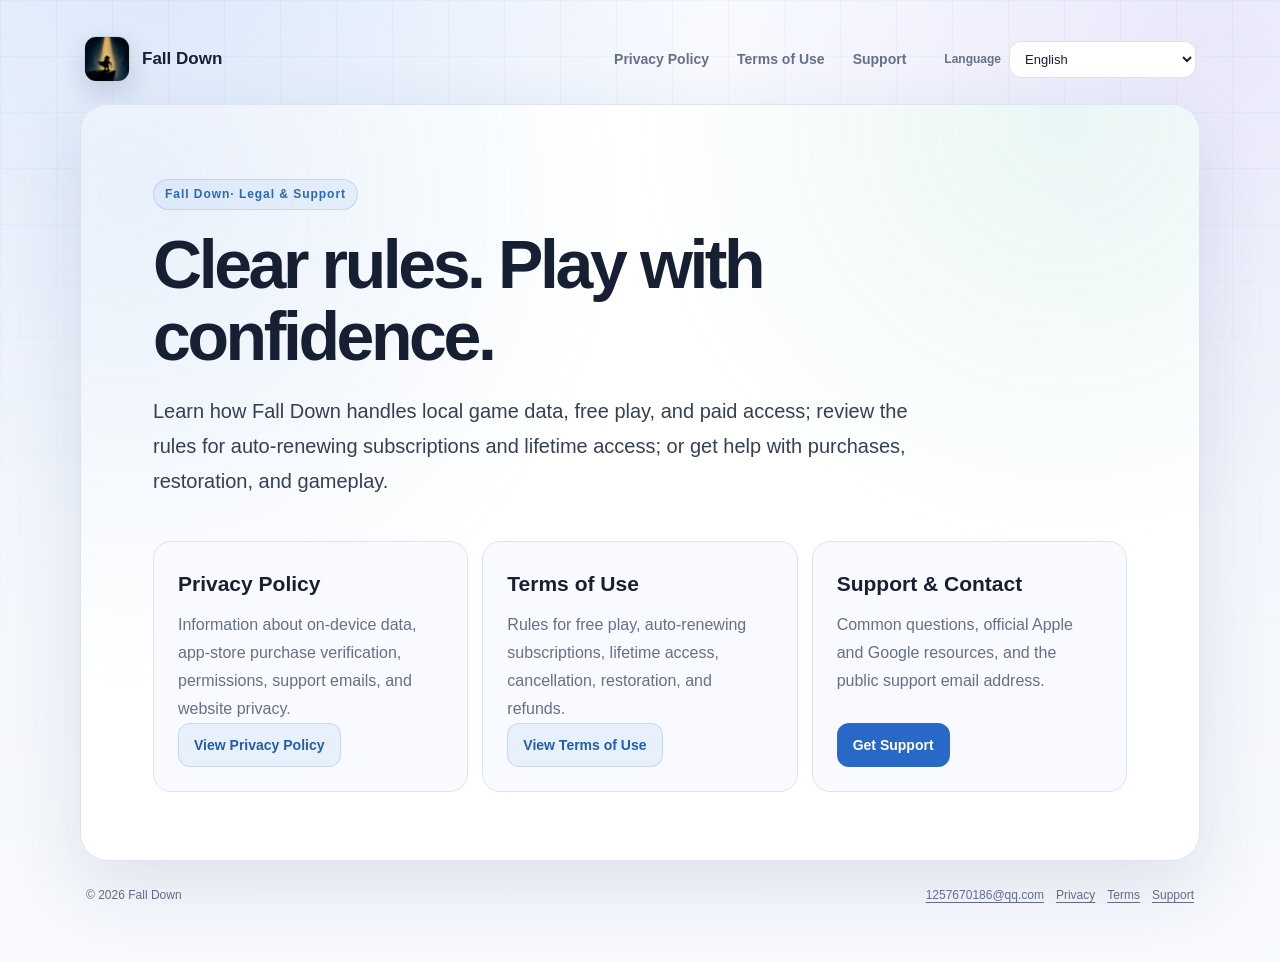
<file: v2/index.html>
<!doctype html>
<html lang="zh-Hans">
  <head>
    <meta charset="utf-8">
    <meta name="viewport" content="width=device-width, initial-scale=1">
    <meta
      name="description"
      content="《下落》隐私政策、使用条款与支持。"
    >
    <link rel="icon" type="image/png" href="assets/app-icon.png">
    <link rel="stylesheet" href="assets/site.css">
    <title>《下落》｜隐私、条款与支持</title>
  </head>
  <body data-page="home">
    <main class="site-shell">
      <header class="topbar">
        <a class="brand" href="index.html" data-locale-link aria-label="《下落》法律与支持首页">
          <img class="brand-mark" src="assets/app-icon.png" alt="">
          <span class="brand-name" data-app-name>下落</span>
        </a>
        <div class="topbar-actions">
          <nav class="primary-nav" aria-label="主要导航">
            <a href="privacy/index.html" data-locale-link>隐私政策</a>
            <a href="terms/index.html" data-locale-link>使用条款</a>
            <a href="support/index.html" data-locale-link>支持</a>
          </nav>
          <div class="language-control">
            <label for="languageSelect">语言</label>
            <select
              id="languageSelect"
              data-language-select
              aria-label="选择显示语言"
            ></select>
          </div>
        </div>
      </header>

      <section class="home-hero" data-localized-page>
        <p class="eyebrow"><span data-app-name>下落</span> · 法律与支持</p>
        <h1>规则说清楚，体验更安心。</h1>
        <p class="home-lead">
          在这里了解《<span data-app-name>下落</span>》如何处理本地游戏数据、免费游玩与付费权益，
          查看自动续订和终身权益规则，或获得购买、恢复和游戏问题的帮助。
        </p>

        <div class="home-grid">
          <article class="home-card">
            <h2>隐私政策</h2>
            <p>
              说明设备本地数据、应用商店购买验证、权限、支持邮件和网站隐私。
            </p>
            <a class="button-link secondary" href="privacy/index.html" data-locale-link>
              查看隐私政策
            </a>
          </article>
          <article class="home-card">
            <h2>使用条款</h2>
            <p>
              说明免费体验、自动续订、终身权益、取消、恢复和退款。
            </p>
            <a class="button-link secondary" href="terms/index.html" data-locale-link>
              查看使用条款
            </a>
          </article>
          <article class="home-card">
            <h2>支持与联系</h2>
            <p>
              查看常见问题、Apple 与 Google 官方入口，以及公开支持邮箱。
            </p>
            <a class="button-link" href="support/index.html" data-locale-link>
              获取支持
            </a>
          </article>
        </div>
      </section>

      <footer class="site-footer">
        <span>© 2026 <span data-app-name>下落</span></span>
        <div class="footer-links">
          <a href="mailto:1257670186@qq.com">1257670186@qq.com</a>
          <a href="privacy/index.html" data-locale-link>隐私</a>
          <a href="terms/index.html" data-locale-link>条款</a>
          <a href="support/index.html" data-locale-link>支持</a>
        </div>
      </footer>
    </main>
    <script src="assets/locales.js"></script>
    <script src="assets/site.js"></script>
  </body>
</html>
</file>
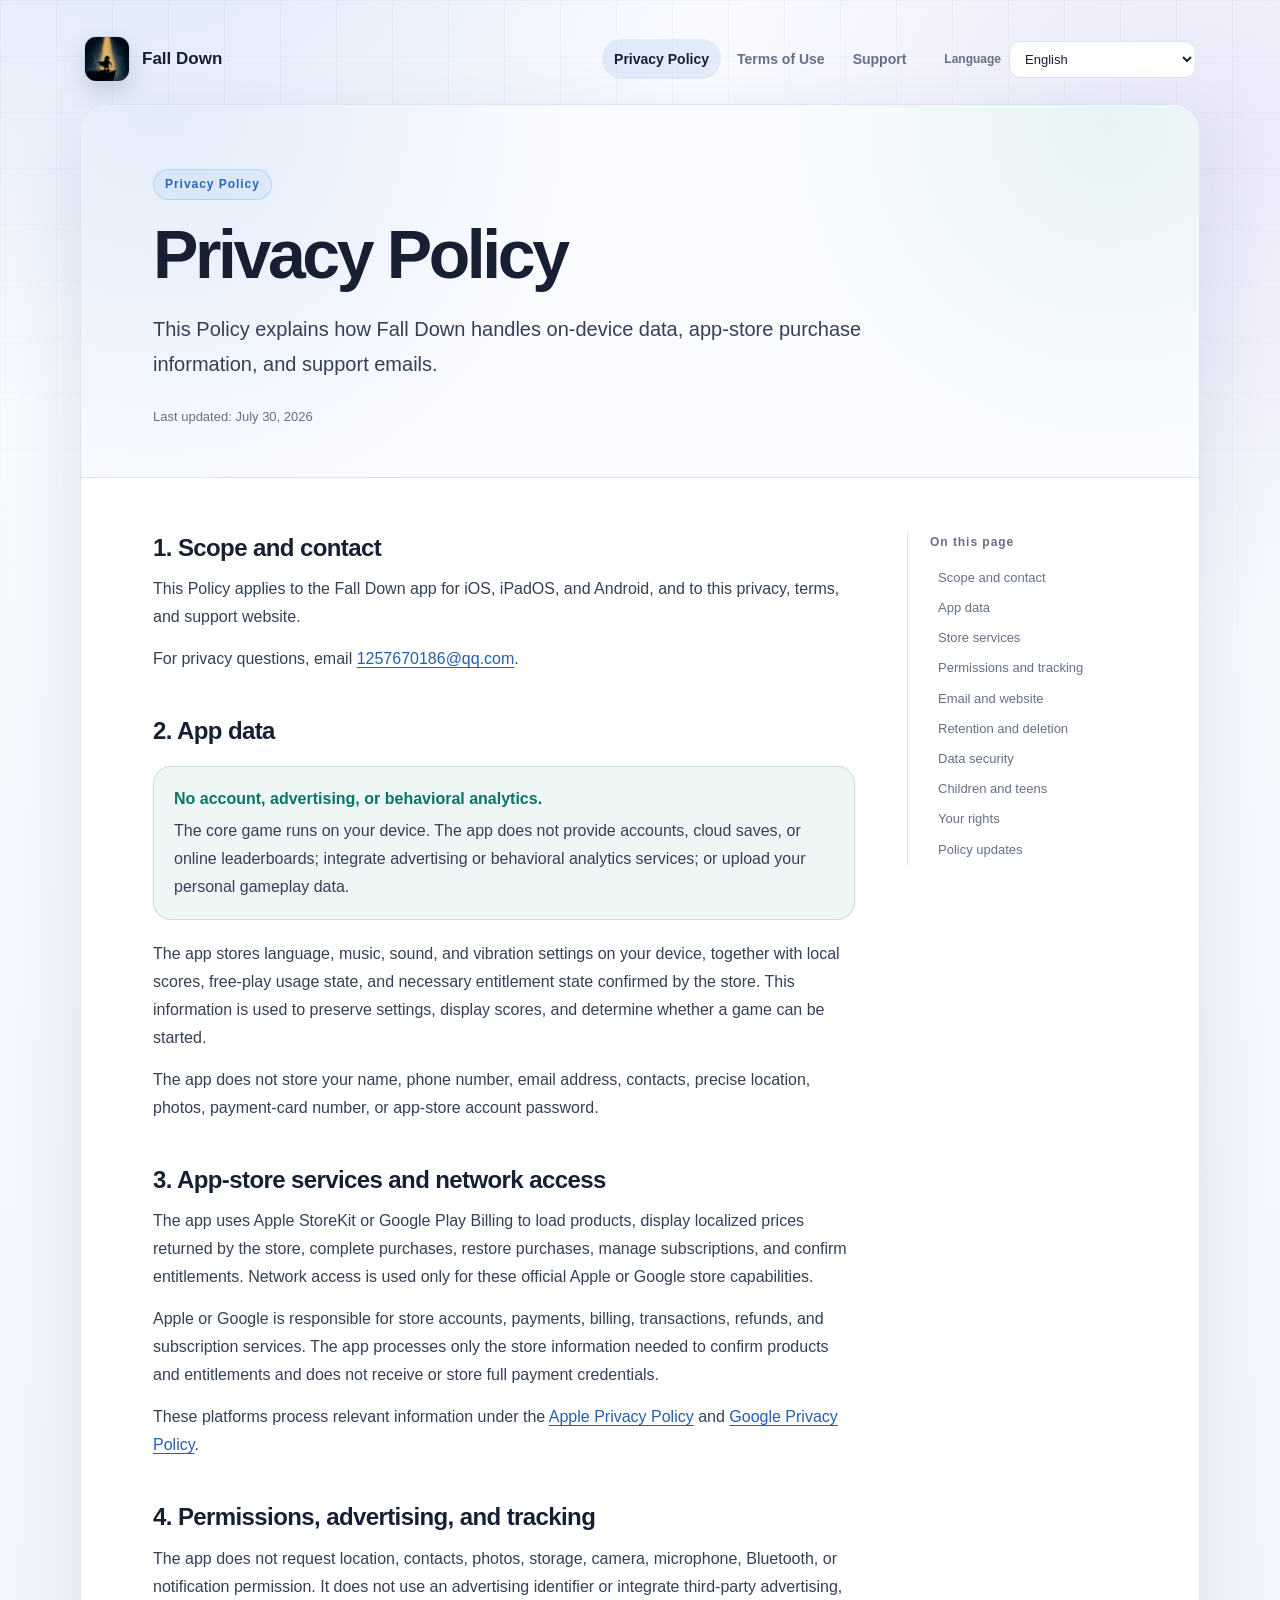
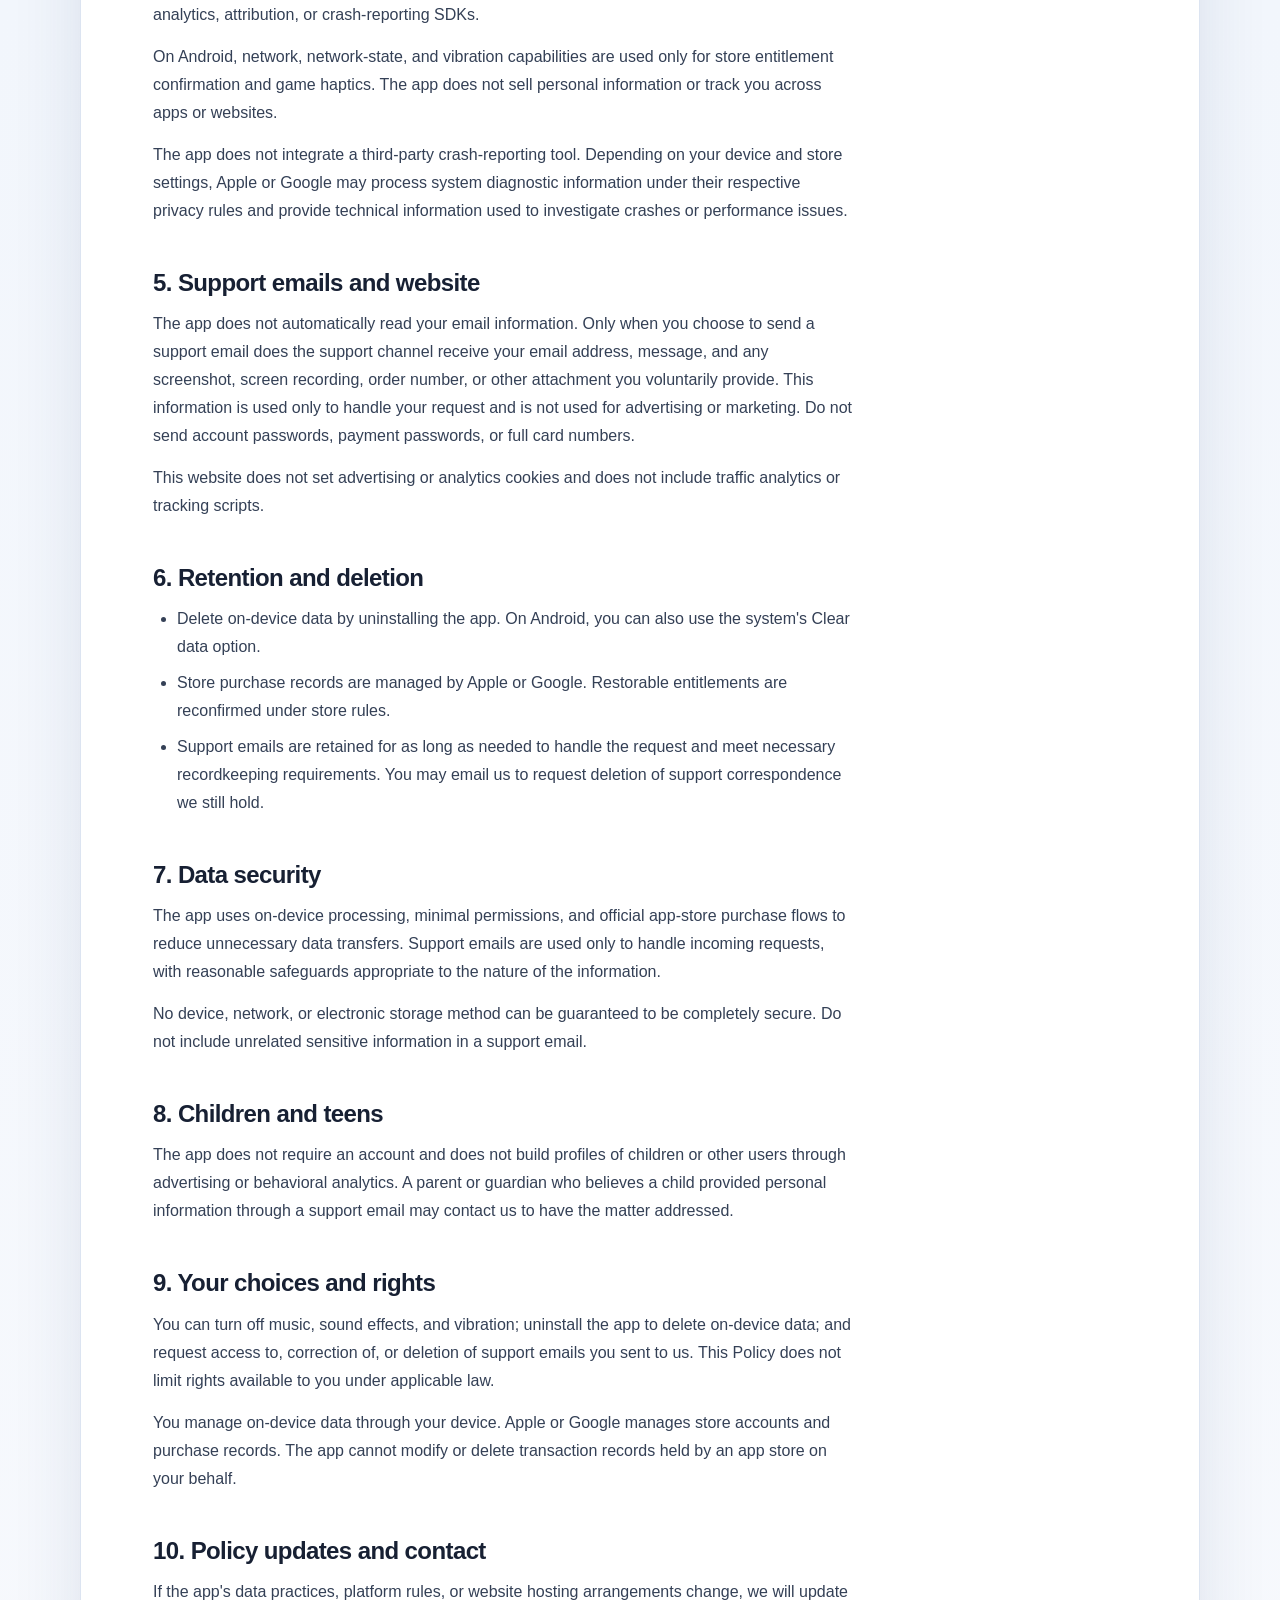
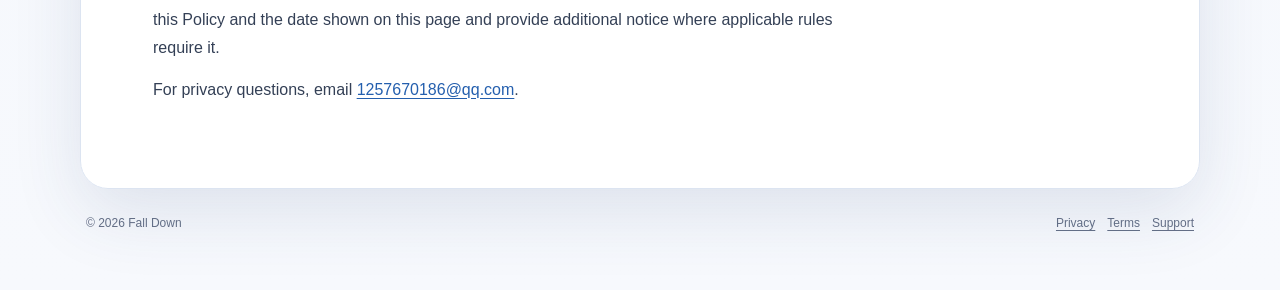
<file: v2/privacy/index.html>
<!doctype html>
<html lang="zh-Hans">
  <head>
    <meta charset="utf-8">
    <meta name="viewport" content="width=device-width, initial-scale=1">
    <meta name="description" content="《下落》隐私政策。">
    <link rel="icon" type="image/png" href="../assets/app-icon.png">
    <link rel="stylesheet" href="../assets/site.css">
    <title>隐私政策｜下落</title>
  </head>
  <body data-page="privacy">
    <main class="site-shell">
      <header class="topbar">
        <a class="brand" href="../index.html" data-locale-link aria-label="《下落》法律与支持首页">
          <img class="brand-mark" src="../assets/app-icon.png" alt="">
          <span class="brand-name" data-app-name>下落</span>
        </a>
        <div class="topbar-actions">
          <nav class="primary-nav" aria-label="主要导航">
            <a href="../privacy/index.html" data-locale-link aria-current="page">隐私政策</a>
            <a href="../terms/index.html" data-locale-link>使用条款</a>
            <a href="../support/index.html" data-locale-link>支持</a>
          </nav>
          <div class="language-control">
            <label for="languageSelect">语言</label>
            <select
              id="languageSelect"
              data-language-select
              aria-label="选择显示语言"
            ></select>
          </div>
        </div>
      </header>

      <article class="document" data-localized-page>
        <header class="hero">
          <p class="eyebrow">隐私政策</p>
          <h1>隐私政策</h1>
          <p class="hero-lead">
            本政策说明《<span data-app-name>下落</span>》如何处理设备本地数据、
            商店购买信息和支持邮件。
          </p>
          <div class="meta-row">
            <span>更新日期：2026 年 7 月 30 日</span>
          </div>
        </header>

        <div class="document-layout">
          <div class="document-content">
            <section class="document-section" id="scope">
              <h2>1. 适用范围与联系</h2>
              <p>
                本政策适用于《<span data-app-name>下落</span>》iOS、iPadOS 和 Android App，
                以及本隐私、条款与支持网站。
              </p>
              <p>
                隐私问题请发送至
                <a href="mailto:1257670186@qq.com">1257670186@qq.com</a>。
              </p>
            </section>

            <section class="document-section" id="app-data">
              <h2>2. App 数据</h2>
              <div class="callout">
                <strong>不要求账号，不使用广告或行为分析。</strong>
                核心游戏在设备本地运行。App 不提供账号、云存档或在线排行榜，
                不接入广告或行为分析服务，也不上传你的个人游戏数据。
              </div>
              <p>
                App 会在设备本地保存语言、音乐、音效、震动等设置，
                以及本地成绩、免费体验使用状态和商店确认的必要权益状态。
                这些数据用于保持游戏设置、显示成绩和判断是否可以开始游戏。
              </p>
              <p>
                App 不保存姓名、手机号、邮箱、通讯录、精确位置、照片、
                支付卡号或商店账号密码。
              </p>
            </section>

            <section class="document-section" id="store-services">
              <h2>3. 应用商店服务与联网</h2>
              <p>
                App 使用 Apple StoreKit 或 Google Play Billing 加载商品、
                显示商店返回的本地化价格、完成购买、恢复购买、管理订阅并确认权益。
                联网仅用于这些 Apple 或 Google 官方商店能力。
              </p>
              <p>
                Apple 或 Google 负责商店账号、付款、账单、交易、退款和订阅服务。
                App 只处理确认商品和权益所需的商店信息，不接收或保存完整支付凭据。
              </p>
              <p>
                相关平台数据处理分别受
                <a href="https://www.apple.com/legal/privacy/" target="_blank" rel="noopener noreferrer">
                  Apple 隐私政策
                </a>
                和
                <a href="https://policies.google.com/privacy" target="_blank" rel="noopener noreferrer">
                  Google 隐私权政策
                </a>
                约束。
              </p>
            </section>

            <section class="document-section" id="permissions">
              <h2>4. 权限、广告与追踪</h2>
              <p>
                App 不申请定位、通讯录、照片、存储、摄像头、麦克风、蓝牙或通知权限，
                不使用广告标识符，也不接入第三方广告、统计、归因或崩溃上报 SDK。
              </p>
              <p>
                Android 使用网络、网络状态和震动能力，仅用于商店权益确认和游戏触感。
                App 不出售个人信息，也不跨 App 或网站追踪你。
              </p>
              <p>
                App 不接入第三方崩溃上报工具。根据你的设备和商店设置，
                Apple 或 Google 可能按照各自的隐私规则处理系统诊断信息，
                并提供用于排查崩溃或性能问题的技术信息。
              </p>
            </section>

            <section class="document-section" id="support-website">
              <h2>5. 支持邮件与网站</h2>
              <p>
                App 不会自动读取你的邮箱信息。只有当你主动发送支持邮件时，
                支持服务才会收到你的邮箱地址、邮件内容，以及你自愿提供的截图、
                录屏、订单号或其他附件。这些信息只用于处理问题。
                支持邮件不会用于广告或营销。
                请不要发送账号密码、支付密码或完整银行卡号。
              </p>
              <p>
                本网站自身不设置广告或分析 Cookie，也不加入访问分析或追踪脚本。
              </p>
            </section>

            <section class="document-section" id="retention">
              <h2>6. 保存与删除</h2>
              <ul>
                <li>设备本地数据可通过卸载 App 删除；Android 也可通过系统“清除数据”删除。</li>
                <li>商店购买记录由 Apple 或 Google 管理，可恢复的权益按商店规则重新确认。</li>
                <li>
                  支持邮件在处理问题和满足必要记录要求所需期间保留；
                  你可以发邮件请求删除我们仍持有的支持通信。
                </li>
              </ul>
            </section>

            <section class="document-section" id="security">
              <h2>7. 数据安全</h2>
              <p>
                App 通过设备本地处理、最少权限和官方应用商店购买流程，
                减少不必要的数据传输。支持邮件仅用于处理来信，并采取与信息性质相适应的合理保护措施。
              </p>
              <p>
                任何设备、网络或电子存储方式都不能保证绝对安全。
                请不要在支持邮件中发送与问题无关的敏感信息。
              </p>
            </section>

            <section class="document-section" id="children">
              <h2>8. 儿童与青少年</h2>
              <p>
                App 不要求账号，也不通过广告或行为分析建立儿童或其他用户画像。
                如果监护人认为儿童通过支持邮件提供了个人信息，可以联系我们处理。
              </p>
            </section>

            <section class="document-section" id="rights">
              <h2>9. 你的选择与权利</h2>
              <p>
                你可以关闭音乐、音效和震动，卸载 App 删除设备本地数据，
                也可以就你主动发送给我们的支持邮件提出访问、更正或删除请求。
                你依据适用法律享有的权利不因本政策受到限制。
              </p>
              <p>
                设备本地数据由你通过设备管理；商店账号和购买记录由 Apple 或 Google 管理。
                App 无法代替你修改或删除应用商店保存的交易记录。
              </p>
            </section>

            <section class="document-section" id="changes">
              <h2>10. 政策更新与联系</h2>
              <p>
                如果 App 的数据行为、平台规则或网站托管方式发生变化，
                我们会更新本政策和页面日期，并在适用规则要求时提供额外提示。
              </p>
              <p>
                如有隐私问题，请发送邮件至：
                <a href="mailto:1257670186@qq.com">1257670186@qq.com</a>。
              </p>
            </section>
          </div>

          <aside class="toc" aria-label="本页目录">
            <p class="toc-title">本页内容</p>
            <a href="#scope">范围与联系</a>
            <a href="#app-data">App 数据</a>
            <a href="#store-services">商店服务</a>
            <a href="#permissions">权限与追踪</a>
            <a href="#support-website">邮件与网站</a>
            <a href="#retention">保存与删除</a>
            <a href="#security">数据安全</a>
            <a href="#children">儿童与青少年</a>
            <a href="#rights">你的权利</a>
            <a href="#changes">政策更新</a>
          </aside>
        </div>
      </article>

      <footer class="site-footer">
        <span>© 2026 <span data-app-name>下落</span></span>
        <div class="footer-links">
          <a href="../privacy/index.html" data-locale-link>隐私</a>
          <a href="../terms/index.html" data-locale-link>条款</a>
          <a href="../support/index.html" data-locale-link>支持</a>
        </div>
      </footer>
    </main>
    <script src="../assets/locales.js"></script>
    <script src="../assets/site.js"></script>
  </body>
</html>
</file>
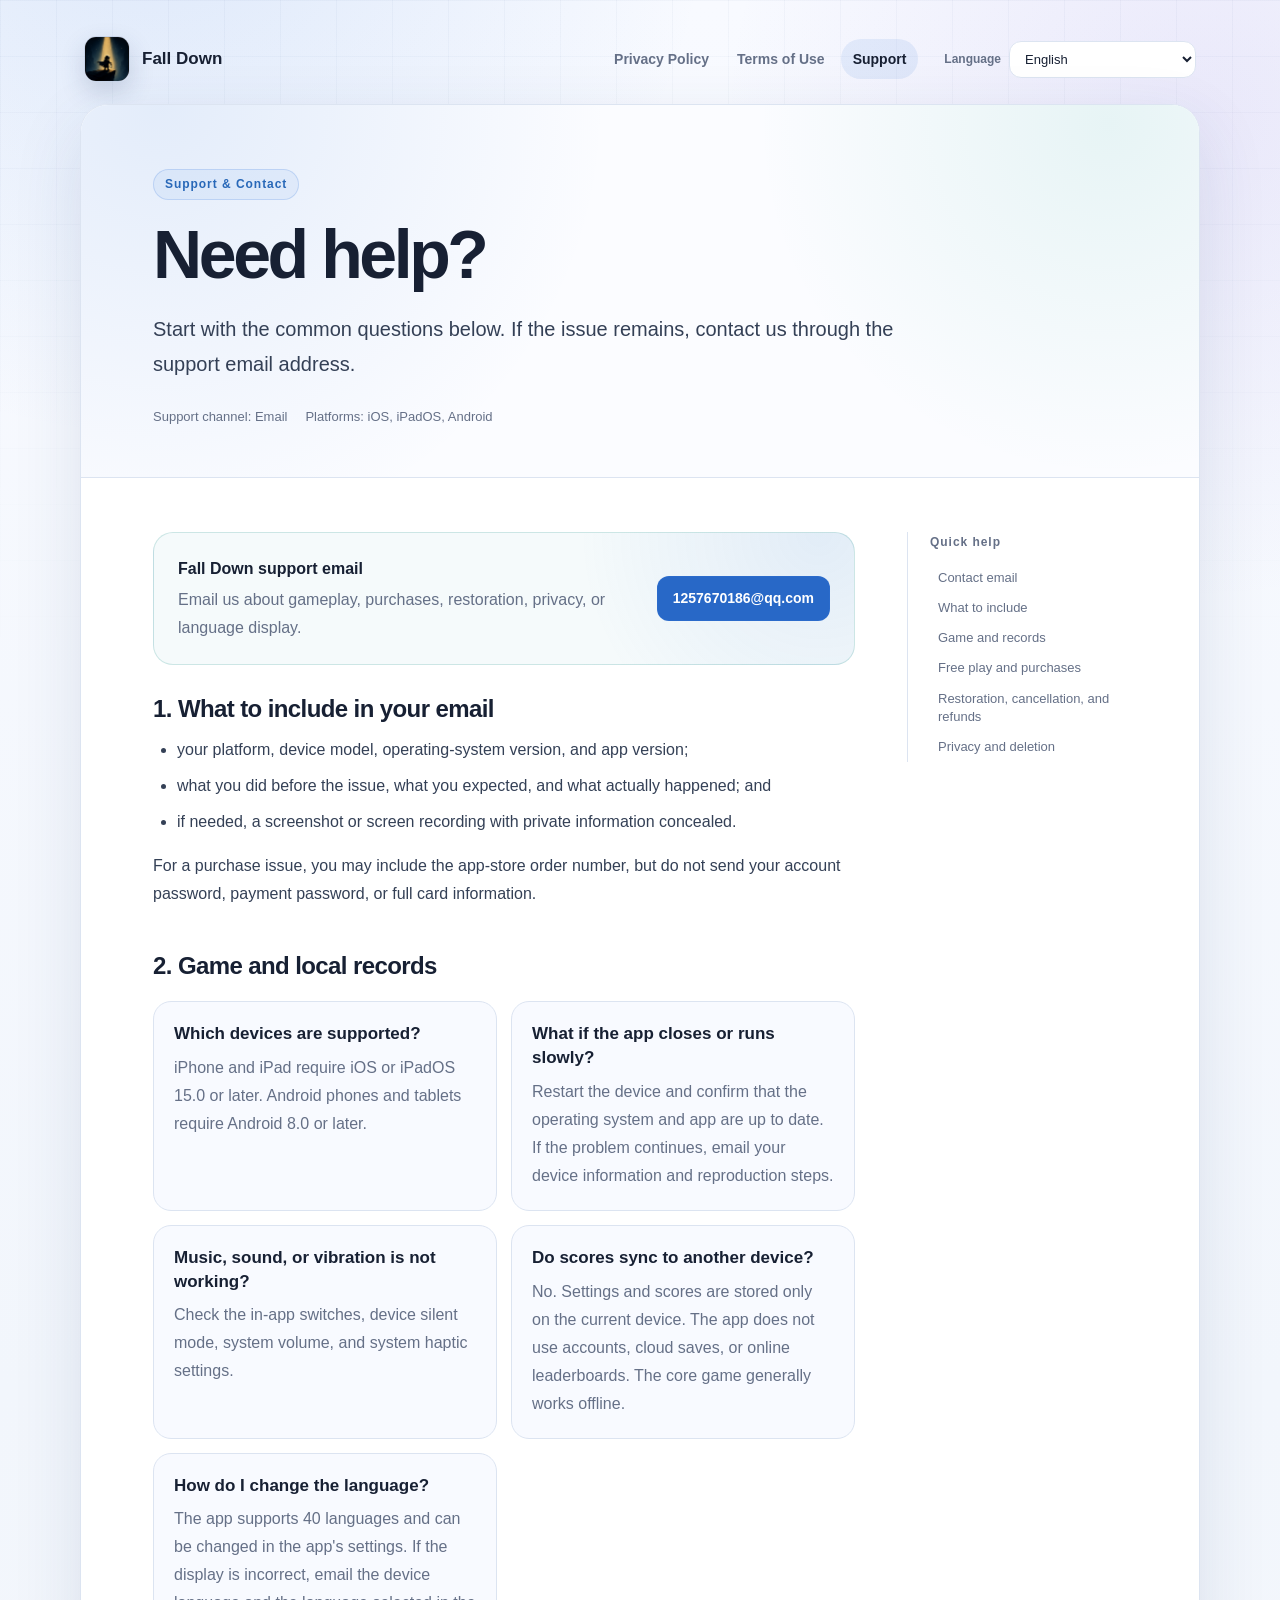
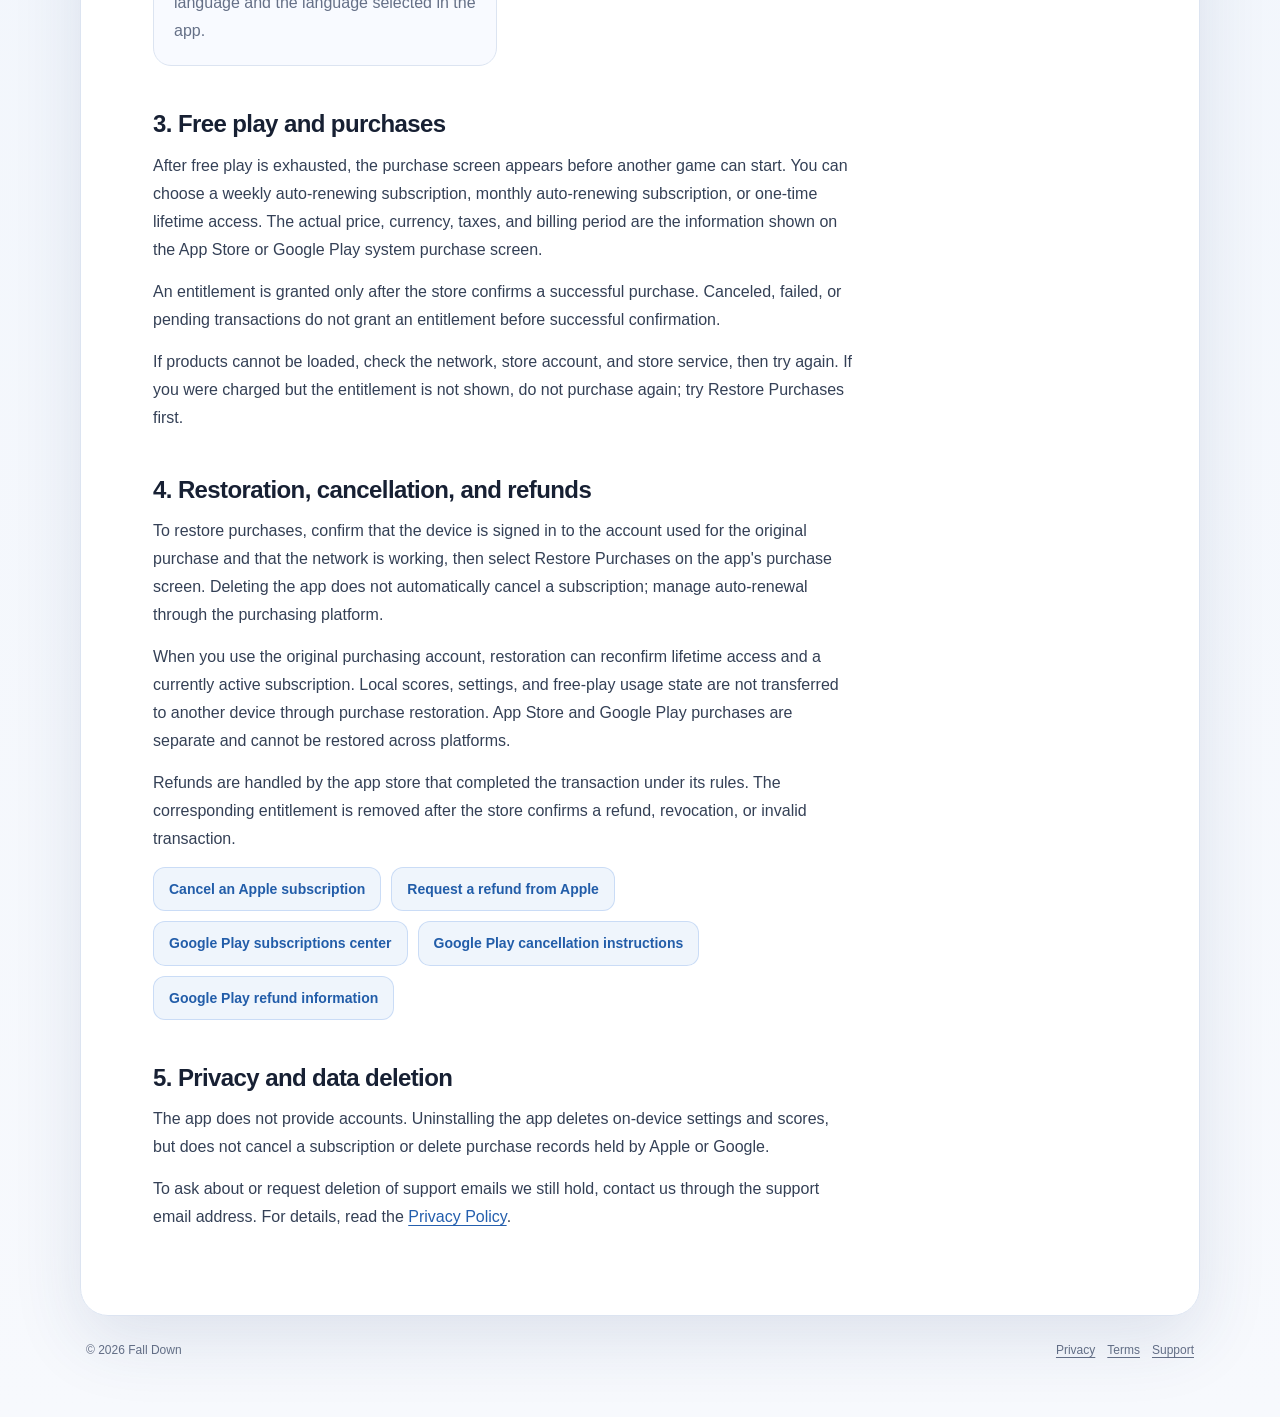
<file: v2/support/index.html>
<!doctype html>
<html lang="zh-Hans">
  <head>
    <meta charset="utf-8">
    <meta name="viewport" content="width=device-width, initial-scale=1">
    <meta name="description" content="《下落》支持与联系。">
    <link rel="icon" type="image/png" href="../assets/app-icon.png">
    <link rel="stylesheet" href="../assets/site.css">
    <title>支持与联系｜下落</title>
  </head>
  <body data-page="support">
    <main class="site-shell">
      <header class="topbar">
        <a class="brand" href="../index.html" data-locale-link aria-label="《下落》法律与支持首页">
          <img class="brand-mark" src="../assets/app-icon.png" alt="">
          <span class="brand-name" data-app-name>下落</span>
        </a>
        <div class="topbar-actions">
          <nav class="primary-nav" aria-label="主要导航">
            <a href="../privacy/index.html" data-locale-link>隐私政策</a>
            <a href="../terms/index.html" data-locale-link>使用条款</a>
            <a href="../support/index.html" data-locale-link aria-current="page">支持</a>
          </nav>
          <div class="language-control">
            <label for="languageSelect">语言</label>
            <select
              id="languageSelect"
              data-language-select
              aria-label="选择显示语言"
            ></select>
          </div>
        </div>
      </header>

      <article class="document" data-localized-page>
        <header class="hero">
          <p class="eyebrow">支持与联系</p>
          <h1>需要帮助？</h1>
          <p class="hero-lead">
            先查看下面的常见问题。如果仍未解决，请通过支持邮箱联系我们。
          </p>
          <div class="meta-row">
            <span>支持方式：电子邮件</span>
            <span>支持平台：iOS、iPadOS、Android</span>
          </div>
        </header>

        <div class="document-layout">
          <div class="document-content">
            <section class="email-panel" id="contact">
              <div>
                <strong>《<span data-app-name>下落</span>》支持邮箱</strong>
                <p>游戏、购买、恢复、隐私或语言显示问题都可以来信。</p>
              </div>
              <a class="button-link" href="mailto:1257670186@qq.com">
                1257670186@qq.com
              </a>
            </section>

            <section class="document-section" id="before-email">
              <h2>1. 来信时请提供</h2>
              <ul>
                <li>使用平台、设备型号、系统版本和 App 版本；</li>
                <li>问题发生前的操作、预期结果和实际结果；</li>
                <li>必要时附上已遮挡私人信息的截图或录屏。</li>
              </ul>
              <p>
                购买问题可以提供应用商店订单号，但请勿发送账号密码、
                支付密码或完整银行卡信息。
              </p>
            </section>

            <section class="document-section" id="game-data">
              <h2>2. 游戏与本地记录</h2>
              <div class="support-grid">
                <article class="support-card">
                  <h3>支持哪些设备？</h3>
                  <p>
                    iPhone 和 iPad 需要 iOS 或 iPadOS 15.0 及以上版本；
                    Android 手机和平板需要 Android 8.0 及以上版本。
                  </p>
                </article>
                <article class="support-card">
                  <h3>App 退出或运行缓慢怎么办？</h3>
                  <p>
                    请重启设备，确认系统和 App 已更新。如果问题持续，
                    请邮件提供设备信息和复现步骤。
                  </p>
                </article>
                <article class="support-card">
                  <h3>音乐、音效或震动没有生效？</h3>
                  <p>请检查 App 内开关、设备静音模式、系统音量和系统触感设置。</p>
                </article>
                <article class="support-card">
                  <h3>成绩会同步到其他设备吗？</h3>
                  <p>
                    不会。设置和成绩只保存在当前设备，不使用账号、云存档或在线排行榜。
                    核心游戏通常可以离线运行。
                  </p>
                </article>
                <article class="support-card">
                  <h3>如何切换语言？</h3>
                  <p>
                    App 支持 40 种语言，可在 App 设置中更改。
                    如果显示不正确，请来信说明设备语言和 App 内选择的语言。
                  </p>
                </article>
              </div>
            </section>

            <section class="document-section" id="purchase">
              <h2>3. 免费体验与购买</h2>
              <p>
                免费体验用完后，开始游戏前会显示购买页面。
                可选择按周自动续订、按月自动续订或一次性终身权益。
                实际价格、币种、税费和计费周期以 App Store 或 Google Play
                系统购买界面显示的信息为准。
              </p>
              <p>
                只有商店确认成功的购买才会授予权益。
                取消、失败或待处理的交易在确认成功前不会授予权益。
              </p>
              <p>
                如果商品无法加载，请检查网络、商店账号和商店服务是否可用后重试。
                如果已经付款但权益没有显示，请不要重复购买，先尝试恢复购买。
              </p>
            </section>

            <section class="document-section" id="manage-purchase">
              <h2>4. 恢复、取消与退款</h2>
              <p>
                恢复购买时，请确认设备登录的是原购买账号、网络正常，
                然后在 App 的购买页面点击“恢复购买”。
                删除 App 不会自动取消订阅，请通过购买平台管理自动续订。
              </p>
              <p>
                使用原购买账号时，恢复购买可重新确认终身权益和当前有效订阅；
                本地成绩、设置和免费体验状态不会通过恢复购买转移到其他设备。
                App Store 与 Google Play 的购买彼此独立，不能跨平台恢复。
              </p>
              <p>
                退款由完成交易的应用商店按照其规则处理。
                商店确认退款、撤销或交易失效后，对应权益会被移除。
              </p>
              <div class="link-list">
                <a
                  class="button-link secondary"
                  href="https://support.apple.com/118428"
                  target="_blank"
                  rel="noopener noreferrer"
                >
                  取消 Apple 订阅
                </a>
                <a
                  class="button-link secondary"
                  href="https://support.apple.com/118223"
                  target="_blank"
                  rel="noopener noreferrer"
                >
                  向 Apple 申请退款
                </a>
                <a
                  class="button-link secondary"
                  href="https://play.google.com/store/account/subscriptions"
                  target="_blank"
                  rel="noopener noreferrer"
                >
                  Google Play 订阅中心
                </a>
                <a
                  class="button-link secondary"
                  href="https://support.google.com/googleplay/answer/7018481"
                  target="_blank"
                  rel="noopener noreferrer"
                >
                  Google Play 取消说明
                </a>
                <a
                  class="button-link secondary"
                  href="https://support.google.com/googleplay/answer/2479637"
                  target="_blank"
                  rel="noopener noreferrer"
                >
                  Google Play 退款说明
                </a>
              </div>
            </section>

            <section class="document-section" id="privacy-help">
              <h2>5. 隐私与数据删除</h2>
              <p>
                App 不提供账号。卸载 App 可以删除设备上的设置和成绩，
                但不会取消订阅，也不会删除 Apple 或 Google 保存的购买记录。
              </p>
              <p>
                如需查询或删除我们仍持有的支持邮件，请通过支持邮箱提出请求。
                详情请查看<a href="../privacy/index.html" data-locale-link>隐私政策</a>。
              </p>
            </section>
          </div>

          <aside class="toc" aria-label="快速帮助">
            <p class="toc-title">快速帮助</p>
            <a href="#contact">联系邮箱</a>
            <a href="#before-email">来信信息</a>
            <a href="#game-data">游戏与记录</a>
            <a href="#purchase">免费体验与购买</a>
            <a href="#manage-purchase">恢复、取消与退款</a>
            <a href="#privacy-help">隐私与删除</a>
          </aside>
        </div>
      </article>

      <footer class="site-footer">
        <span>© 2026 <span data-app-name>下落</span></span>
        <div class="footer-links">
          <a href="../privacy/index.html" data-locale-link>隐私</a>
          <a href="../terms/index.html" data-locale-link>条款</a>
          <a href="../support/index.html" data-locale-link>支持</a>
        </div>
      </footer>
    </main>
    <script src="../assets/locales.js"></script>
    <script src="../assets/site.js"></script>
  </body>
</html>
</file>
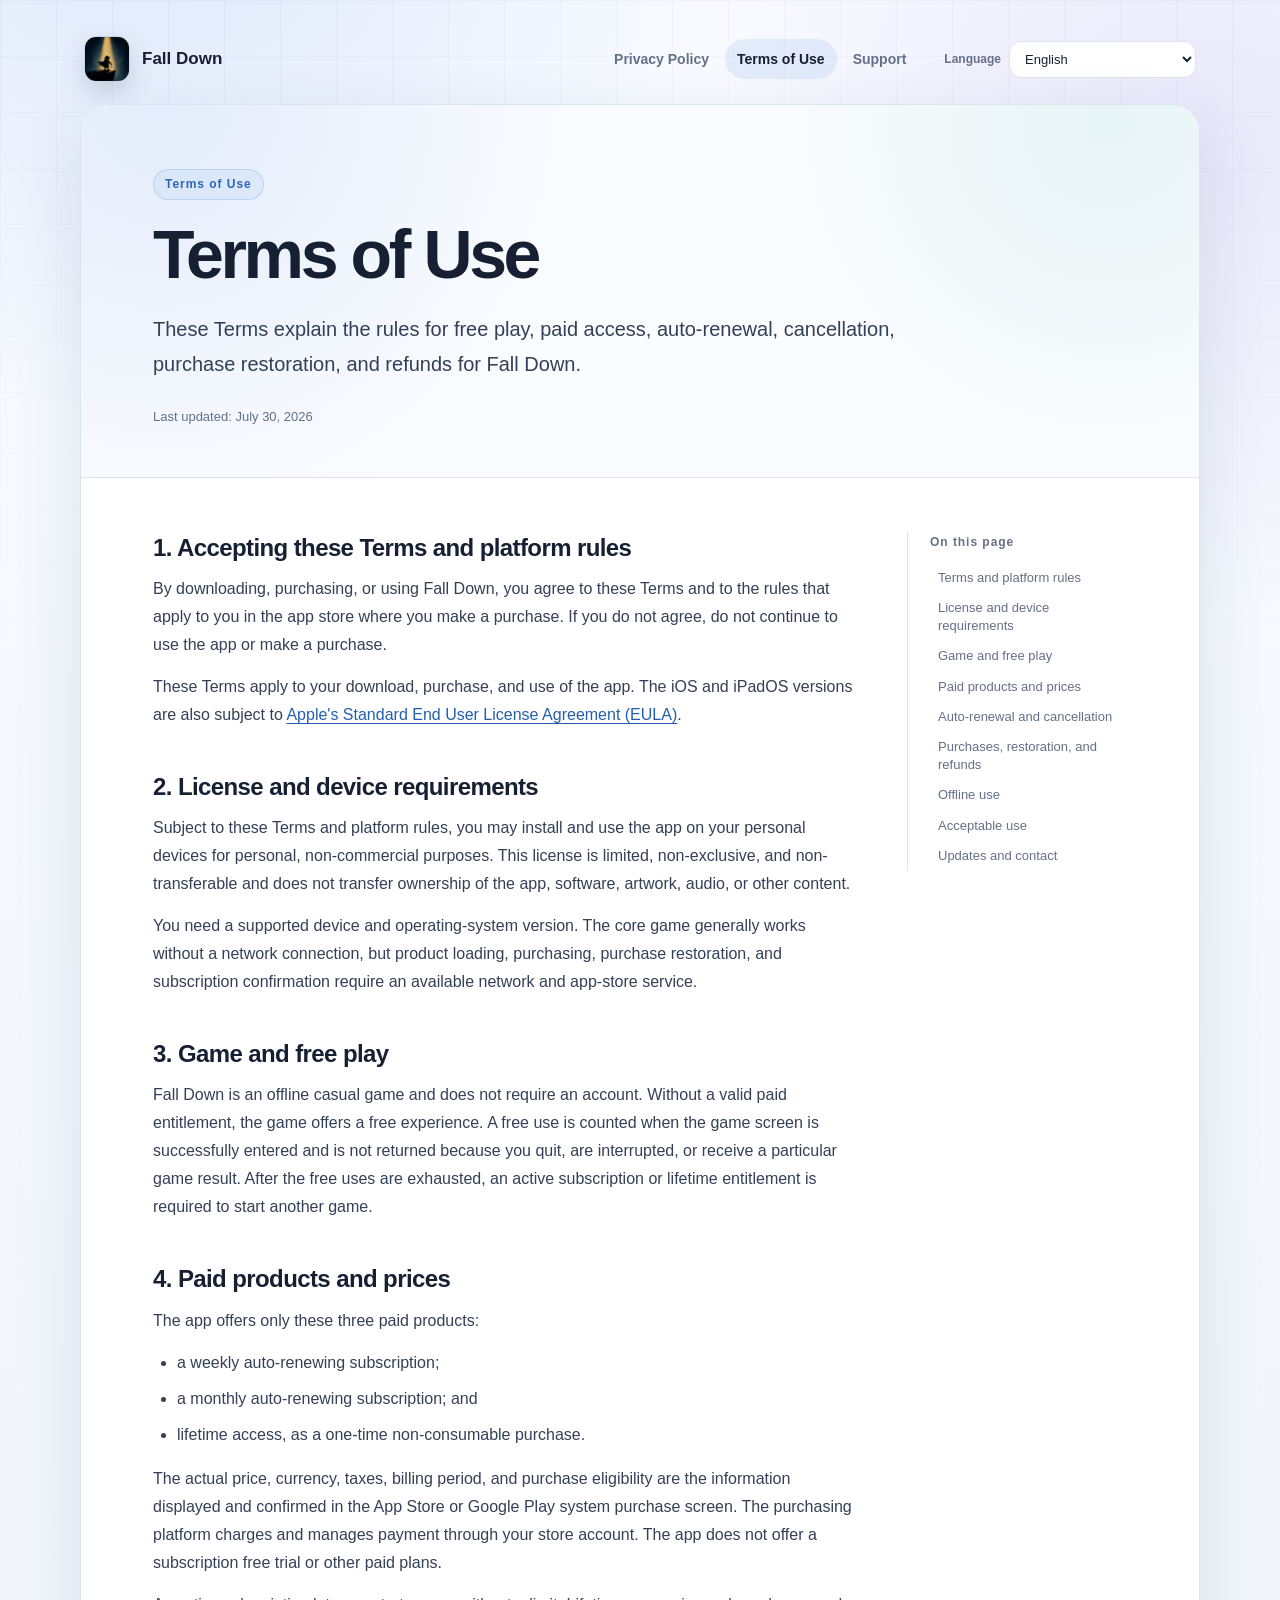
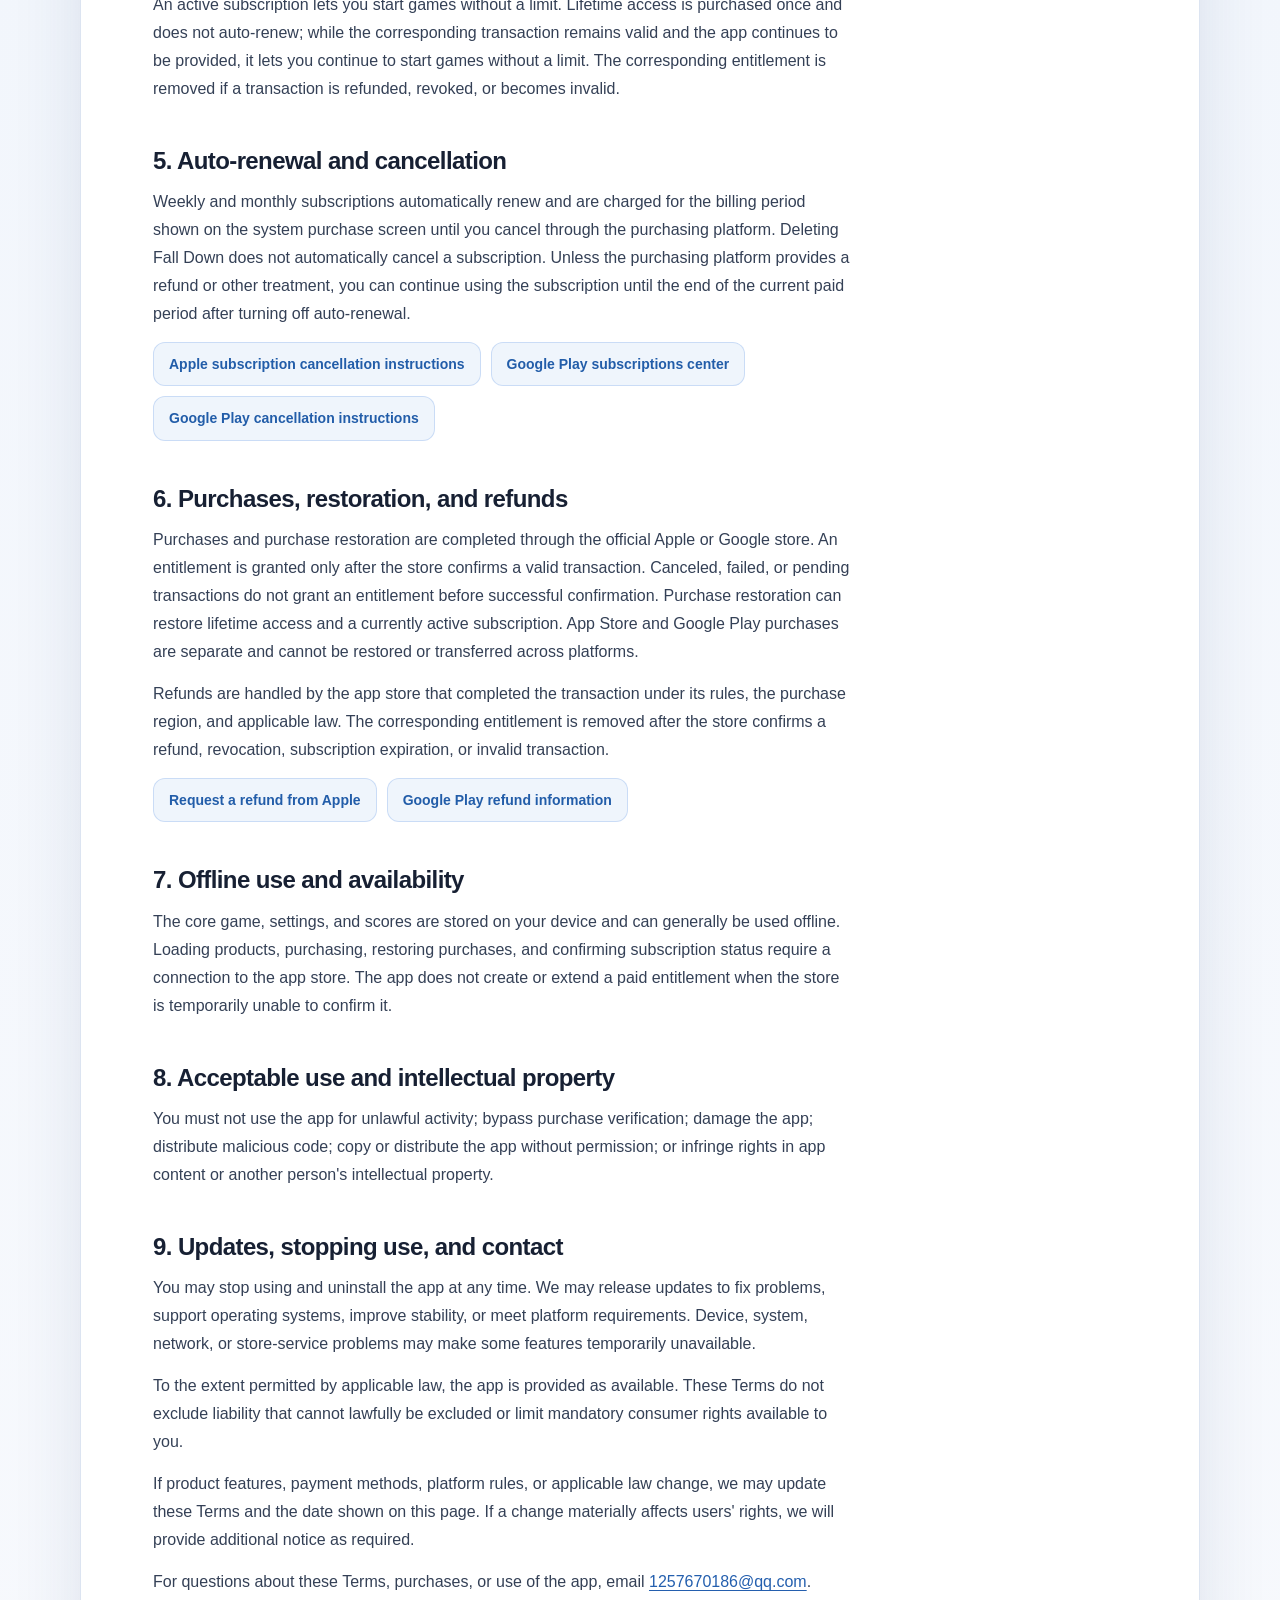
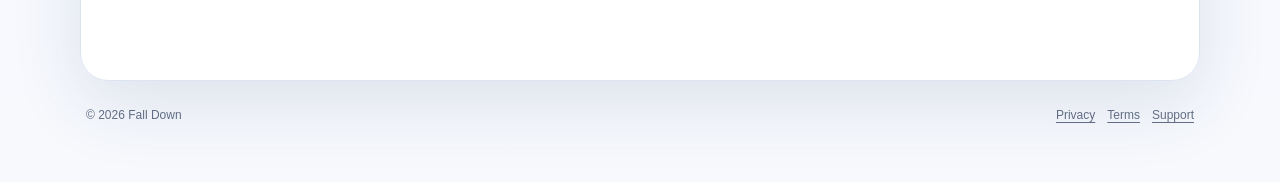
<file: v2/terms/index.html>
<!doctype html>
<html lang="zh-Hans">
  <head>
    <meta charset="utf-8">
    <meta name="viewport" content="width=device-width, initial-scale=1">
    <meta name="description" content="《下落》使用条款。">
    <link rel="icon" type="image/png" href="../assets/app-icon.png">
    <link rel="stylesheet" href="../assets/site.css">
    <title>使用条款｜下落</title>
  </head>
  <body data-page="terms">
    <main class="site-shell">
      <header class="topbar">
        <a class="brand" href="../index.html" data-locale-link aria-label="《下落》法律与支持首页">
          <img class="brand-mark" src="../assets/app-icon.png" alt="">
          <span class="brand-name" data-app-name>下落</span>
        </a>
        <div class="topbar-actions">
          <nav class="primary-nav" aria-label="主要导航">
            <a href="../privacy/index.html" data-locale-link>隐私政策</a>
            <a href="../terms/index.html" data-locale-link aria-current="page">使用条款</a>
            <a href="../support/index.html" data-locale-link>支持</a>
          </nav>
          <div class="language-control">
            <label for="languageSelect">语言</label>
            <select
              id="languageSelect"
              data-language-select
              aria-label="选择显示语言"
            ></select>
          </div>
        </div>
      </header>

      <article class="document" data-localized-page>
        <header class="hero">
          <p class="eyebrow">使用条款</p>
          <h1>使用条款</h1>
          <p class="hero-lead">
            本条款说明《<span data-app-name>下落</span>》的免费体验、付费权益、
            自动续订、取消、恢复购买和退款规则。
          </p>
          <div class="meta-row">
            <span>更新日期：2026 年 7 月 30 日</span>
          </div>
        </header>

        <div class="document-layout">
          <div class="document-content">
            <section class="document-section" id="acceptance">
              <h2>1. 接受条款与平台规则</h2>
              <p>
                下载、购买或使用《<span data-app-name>下落</span>》，即表示你同意本条款以及购买所在应用商店
                对你适用的规则。如果你不同意，请不要继续使用或购买。
              </p>
              <p>
                本条款适用于你对 App 的下载、购买和使用。
                iOS 和 iPadOS 版本同时适用
                <a
                  href="https://www.apple.com/legal/internet-services/itunes/dev/stdeula/"
                  target="_blank"
                  rel="noopener noreferrer"
                >
                  Apple 标准最终用户许可协议（EULA）
                </a>。
              </p>
            </section>

            <section class="document-section" id="license">
              <h2>2. 使用许可与设备要求</h2>
              <p>
                在遵守本条款和平台规则的前提下，你可以在个人设备上以个人、
                非商业方式安装和使用 App。此许可是有限的、非独占且不可转让的，
                不代表 App、程序、美术、音频或其他内容的所有权发生转移。
              </p>
              <p>
                你需要使用受支持的设备和系统版本。核心游戏通常无需联网，
                但商品加载、购买、恢复购买和订阅确认需要可用的网络及应用商店服务。
              </p>
            </section>

            <section class="document-section" id="free-experience">
              <h2>3. 游戏与免费体验</h2>
              <p>
                《<span data-app-name>下落</span>》是一款单机休闲游戏，不要求注册账号。
                未拥有有效付费权益时，游戏提供免费体验。
                成功进入游戏页面即计入一次；开始后不因退出、中断或游戏结果退还。
                免费体验用完后，需要有效订阅或终身权益才能继续开始游戏。
              </p>
            </section>

            <section class="document-section" id="products">
              <h2>4. 付费产品与价格</h2>
              <p>App 只提供以下三种付费产品：</p>
              <ul>
                <li>按周自动续订的订阅；</li>
                <li>按月自动续订的订阅；</li>
                <li>终身权益，为一次性非消耗型购买。</li>
              </ul>
              <p>
                实际价格、币种、税费、计费周期和购买资格，以 App Store 或
                Google Play 在系统购买界面显示并由你确认的信息为准。
                款项由购买平台通过你的商店账号收取和管理。
                App 不提供免费试用订阅或其他付费套餐。
              </p>
              <p>
                有效订阅期间可以不限次数开始游戏。终身权益购买一次且不会自动续订；
                在对应交易持续有效、App 继续提供的情况下，可以持续不限次数开始游戏。
                退款、撤销或交易失效后，对应权益会被移除。
              </p>
            </section>

            <section class="document-section" id="subscriptions">
              <h2>5. 自动续订与取消</h2>
              <p>
                周订阅和月订阅会按照系统购买界面显示的周期自动续订并收费，
                直到你通过购买平台取消。删除《<span data-app-name>下落</span>》不会自动取消订阅。
                除非购买平台另有退款或其他处理，取消自动续订后，
                订阅仍可使用到当前已支付周期结束。
              </p>
              <div class="link-list">
                <a
                  class="button-link secondary"
                  href="https://support.apple.com/118428"
                  target="_blank"
                  rel="noopener noreferrer"
                >
                  Apple 取消订阅说明
                </a>
                <a
                  class="button-link secondary"
                  href="https://play.google.com/store/account/subscriptions"
                  target="_blank"
                  rel="noopener noreferrer"
                >
                  Google Play 订阅中心
                </a>
                <a
                  class="button-link secondary"
                  href="https://support.google.com/googleplay/answer/7018481"
                  target="_blank"
                  rel="noopener noreferrer"
                >
                  Google Play 取消说明
                </a>
              </div>
            </section>

            <section class="document-section" id="purchase-refund">
              <h2>6. 购买、恢复与退款</h2>
              <p>
                购买和恢复购买通过 Apple 或 Google 官方商店完成。
                只有商店确认有效的交易才会授予权益；取消、失败或待处理的交易
                在确认成功前不会授予权益。恢复购买可用于恢复终身权益和当前有效的订阅。
                App Store 与 Google Play 的购买彼此独立，不能跨平台恢复或转移。
              </p>
              <p>
                退款由完成交易的应用商店按照其规则、购买地区和适用法律处理。
                商店确认退款、撤销、订阅到期或交易失效后，对应权益会被移除。
              </p>
              <div class="link-list">
                <a
                  class="button-link secondary"
                  href="https://support.apple.com/118223"
                  target="_blank"
                  rel="noopener noreferrer"
                >
                  向 Apple 申请退款
                </a>
                <a
                  class="button-link secondary"
                  href="https://support.google.com/googleplay/answer/2479637"
                  target="_blank"
                  rel="noopener noreferrer"
                >
                  Google Play 退款说明
                </a>
              </div>
            </section>

            <section class="document-section" id="offline">
              <h2>7. 离线使用与可用性</h2>
              <p>
                核心游戏、设置和成绩保存在设备本地，通常可以离线使用。
                加载商品、购买、恢复购买和确认订阅状态需要连接应用商店。
                商店暂时无法确认权益时，App 不会自行创建或延长付费权益。
              </p>
            </section>

            <section class="document-section" id="use-contact">
              <h2>8. 合理使用与知识产权</h2>
              <p>
                不得利用 App 从事违法活动，或绕过购买验证、破坏 App、
                传播恶意代码、未经允许复制或分发 App，或侵犯 App 内容或他人的知识产权。
              </p>
            </section>

            <section class="document-section" id="updates-contact">
              <h2>9. 更新、停止使用与联系</h2>
              <p>
                你可以随时停止使用并卸载 App。我们可能为修复问题、适配系统、
                改进稳定性或满足平台要求而发布更新。设备、系统、网络或商店服务异常
                可能导致部分功能暂时不可用。
              </p>
              <p>
                在适用法律允许的范围内，App 按实际状态提供；
                本条款不排除法律不能排除的责任，也不限制你依法享有的强制性消费者权利。
              </p>
              <p>
                如果产品功能、付费方式、平台规则或适用法律发生变化，
                我们可能更新本条款并修改页面上的更新日期。
                如果变化会实质影响用户权利，将按照适用要求提供额外提示。
              </p>
              <p>
                如有条款、购买或使用问题，请发送邮件至：
                <a href="mailto:1257670186@qq.com">1257670186@qq.com</a>。
              </p>
            </section>
          </div>

          <aside class="toc" aria-label="本页目录">
            <p class="toc-title">本页内容</p>
            <a href="#acceptance">条款与平台规则</a>
            <a href="#license">许可与设备要求</a>
            <a href="#free-experience">游戏与免费体验</a>
            <a href="#products">付费产品与价格</a>
            <a href="#subscriptions">自动续订与取消</a>
            <a href="#purchase-refund">购买、恢复与退款</a>
            <a href="#offline">离线使用</a>
            <a href="#use-contact">合理使用</a>
            <a href="#updates-contact">更新与联系</a>
          </aside>
        </div>
      </article>

      <footer class="site-footer">
        <span>© 2026 <span data-app-name>下落</span></span>
        <div class="footer-links">
          <a href="../privacy/index.html" data-locale-link>隐私</a>
          <a href="../terms/index.html" data-locale-link>条款</a>
          <a href="../support/index.html" data-locale-link>支持</a>
        </div>
      </footer>
    </main>
    <script src="../assets/locales.js"></script>
    <script src="../assets/site.js"></script>
  </body>
</html>
</file>
<file: v2/assets/site.css>
:root {
  color-scheme: light;
  --ink: #172033;
  --muted: #657087;
  --soft: #344056;
  --line: #dce4f1;
  --panel: rgba(255, 255, 255, 0.94);
  --panel-solid: #ffffff;
  --blue: #387bd9;
  --blue-deep: #2868c7;
  --violet: #7769d8;
  --mint: #138d80;
  --shadow: 0 24px 70px rgba(40, 67, 112, 0.12);
  --radius-lg: 28px;
  --radius-md: 18px;
  font-family:
    Inter, ui-sans-serif, -apple-system, BlinkMacSystemFont, "Segoe UI",
    "PingFang SC", "Hiragino Sans GB", "Microsoft YaHei", sans-serif;
}

* {
  box-sizing: border-box;
}

html {
  min-width: 320px;
  scroll-behavior: smooth;
}

body {
  min-height: 100vh;
  margin: 0;
  background:
    radial-gradient(circle at 12% -4%, rgba(77, 137, 224, 0.16), transparent 35rem),
    radial-gradient(circle at 94% 4%, rgba(130, 105, 216, 0.12), transparent 30rem),
    linear-gradient(180deg, #f8faff 0%, #f2f6fc 46%, #f7f9fd 100%);
  color: var(--ink);
  line-height: 1.75;
}

body::before {
  position: fixed;
  inset: 0;
  z-index: -1;
  background:
    linear-gradient(rgba(48, 83, 132, 0.035) 1px, transparent 1px),
    linear-gradient(90deg, rgba(48, 83, 132, 0.035) 1px, transparent 1px);
  background-size: 56px 56px;
  content: "";
  mask-image: linear-gradient(to bottom, black, transparent 75%);
  pointer-events: none;
}

a {
  color: #245fae;
  text-decoration-thickness: 1px;
  text-underline-offset: 3px;
}

a:hover {
  color: #174a8b;
}

a:focus-visible,
select:focus-visible {
  outline: 3px solid rgba(105, 167, 255, 0.42);
  outline-offset: 3px;
}

.site-shell {
  width: min(1120px, calc(100% - 36px));
  margin: 0 auto;
  padding: 26px 0 56px;
}

.topbar {
  display: flex;
  align-items: center;
  justify-content: space-between;
  gap: 22px;
  padding: 10px 4px 22px;
}

.brand {
  display: inline-flex;
  min-width: 0;
  align-items: center;
  gap: 12px;
  color: var(--ink);
  text-decoration: none;
}

.brand-mark {
  width: 46px;
  height: 46px;
  flex: 0 0 46px;
  border: 1px solid rgba(88, 116, 163, 0.2);
  border-radius: 12px;
  box-shadow: 0 10px 24px rgba(42, 67, 108, 0.18);
  object-fit: cover;
}

.brand-name {
  display: block;
}

.brand-name {
  font-size: 17px;
  font-weight: 760;
  line-height: 1.25;
}

.topbar-actions {
  display: flex;
  align-items: center;
  justify-content: flex-end;
  gap: 26px;
}

.primary-nav {
  display: flex;
  align-items: center;
  gap: 4px;
}

.primary-nav a {
  border-radius: 999px;
  color: var(--muted);
  font-size: 14px;
  font-weight: 650;
  padding: 8px 12px;
  text-decoration: none;
}

.primary-nav a:hover,
.primary-nav a[aria-current="page"] {
  background: rgba(56, 123, 217, 0.1);
  color: var(--ink);
}

.language-control {
  display: inline-flex;
  align-items: center;
  gap: 8px;
}

.language-control label {
  color: var(--muted);
  font-size: 12px;
  font-weight: 650;
}

.language-control select {
  min-width: 170px;
  max-width: 34vw;
  border: 1px solid var(--line);
  border-radius: 12px;
  background: #ffffff;
  color: var(--ink);
  font: inherit;
  font-size: 13px;
  padding: 9px 34px 9px 11px;
}

.document,
.home-hero {
  overflow: hidden;
  border: 1px solid var(--line);
  border-radius: var(--radius-lg);
  background: var(--panel);
  box-shadow: var(--shadow);
  backdrop-filter: blur(22px);
  -webkit-backdrop-filter: blur(22px);
}

.hero {
  position: relative;
  overflow: hidden;
  padding: 64px 72px 48px;
  border-bottom: 1px solid var(--line);
  background:
    radial-gradient(circle at 92% 5%, rgba(54, 175, 158, 0.1), transparent 22rem),
    radial-gradient(circle at 7% 0%, rgba(56, 123, 217, 0.12), transparent 28rem),
    #fbfcff;
}

.eyebrow {
  display: inline-flex;
  align-items: center;
  min-height: 30px;
  margin: 0 0 18px;
  border: 1px solid rgba(56, 123, 217, 0.2);
  border-radius: 999px;
  background: rgba(56, 123, 217, 0.07);
  color: #2868b8;
  font-size: 12px;
  font-weight: 760;
  letter-spacing: 0.08em;
  padding: 4px 11px;
}

h1,
h2,
h3,
p {
  overflow-wrap: anywhere;
}

.hero h1,
.home-hero h1 {
  max-width: 820px;
  margin: 0;
  font-size: clamp(36px, 6.2vw, 68px);
  font-weight: 790;
  letter-spacing: -0.05em;
  line-height: 1.06;
}

.hero-lead,
.home-lead {
  max-width: 790px;
  margin: 22px 0 0;
  color: var(--soft);
  font-size: clamp(17px, 2.2vw, 20px);
  line-height: 1.75;
}

.meta-row {
  display: flex;
  flex-wrap: wrap;
  gap: 8px 18px;
  margin-top: 24px;
  color: var(--muted);
  font-size: 13px;
}

.document-layout {
  display: grid;
  grid-template-columns: minmax(0, 1fr) 220px;
  gap: 52px;
  padding: 54px 72px 70px;
}

.document-content {
  min-width: 0;
}

.document-section {
  max-width: 760px;
  margin: 0 0 42px;
  scroll-margin-top: 24px;
}

.document-section:last-child {
  margin-bottom: 0;
}

.document-section h2 {
  margin: 0 0 12px;
  font-size: 24px;
  letter-spacing: -0.025em;
  line-height: 1.3;
}

.document-section h3 {
  margin: 24px 0 8px;
  font-size: 17px;
  line-height: 1.4;
}

.document-section p {
  margin: 0 0 14px;
  color: var(--soft);
}

.document-section ul,
.document-section ol {
  margin: 10px 0 16px;
  padding-inline-start: 24px;
  color: var(--soft);
}

.document-section li + li {
  margin-top: 8px;
}

.toc {
  position: sticky;
  top: 24px;
  align-self: start;
  border-inline-start: 1px solid var(--line);
  padding-inline-start: 22px;
}

.toc-title {
  margin: 0 0 10px;
  color: var(--muted);
  font-size: 12px;
  font-weight: 760;
  letter-spacing: 0.08em;
}

.toc a {
  display: block;
  border-radius: 8px;
  color: var(--muted);
  font-size: 13px;
  line-height: 1.4;
  padding: 6px 8px;
  text-decoration: none;
}

.toc a:hover {
  background: rgba(56, 123, 217, 0.08);
  color: #1e559b;
}

.callout {
  margin: 20px 0;
  border: 1px solid rgba(19, 141, 128, 0.2);
  border-radius: var(--radius-md);
  background: rgba(19, 141, 128, 0.07);
  color: var(--soft);
  padding: 18px 20px;
}

.callout strong {
  display: block;
  margin-bottom: 4px;
  color: #087467;
}

.platform-grid,
.support-grid,
.home-grid {
  display: grid;
  grid-template-columns: repeat(2, minmax(0, 1fr));
  gap: 14px;
  margin-top: 20px;
}

.platform-card,
.support-card,
.home-card {
  border: 1px solid var(--line);
  border-radius: var(--radius-md);
  background: #f8faff;
  padding: 20px;
}

.platform-card h3,
.support-card h3,
.home-card h2 {
  margin: 0 0 8px;
}

.platform-card p,
.support-card p,
.home-card p {
  margin: 0;
  color: var(--muted);
}

.link-list {
  display: flex;
  flex-wrap: wrap;
  gap: 10px;
  margin-top: 14px;
}

.button-link {
  display: inline-flex;
  min-height: 42px;
  align-items: center;
  justify-content: center;
  border: 1px solid rgba(56, 123, 217, 0.2);
  border-radius: 12px;
  background: var(--blue-deep);
  color: white;
  font-size: 14px;
  font-weight: 740;
  padding: 9px 15px;
  text-decoration: none;
}

.button-link:hover {
  background: #4a8cea;
  color: white;
}

.button-link.secondary {
  background: rgba(56, 123, 217, 0.08);
  color: #225da9;
}

.button-link.secondary:hover {
  background: rgba(56, 123, 217, 0.15);
}

.home-hero {
  padding: 74px 72px 68px;
  background:
    radial-gradient(circle at 88% 2%, rgba(54, 175, 158, 0.1), transparent 27rem),
    radial-gradient(circle at 4% 12%, rgba(56, 123, 217, 0.11), transparent 31rem),
    var(--panel);
}

.home-grid {
  grid-template-columns: repeat(3, minmax(0, 1fr));
  margin-top: 42px;
}

.home-card {
  display: flex;
  min-height: 230px;
  flex-direction: column;
  padding: 24px;
}

.home-card h2 {
  font-size: 21px;
}

.home-card .button-link {
  align-self: flex-start;
  margin-top: auto;
}

.email-panel {
  display: flex;
  align-items: center;
  justify-content: space-between;
  gap: 20px;
  margin: 0 0 28px;
  border: 1px solid rgba(19, 141, 128, 0.18);
  border-radius: 20px;
  background:
    radial-gradient(circle at 95% 0%, rgba(56, 123, 217, 0.1), transparent 15rem),
    #f5fafb;
  padding: 22px 24px;
}

.email-panel p {
  margin: 3px 0 0;
  color: var(--muted);
}

.site-footer {
  display: flex;
  align-items: center;
  justify-content: space-between;
  gap: 20px;
  padding: 24px 6px 0;
  color: var(--muted);
  font-size: 12px;
}

.footer-links {
  display: flex;
  flex-wrap: wrap;
  gap: 12px;
}

.footer-links a {
  color: inherit;
}

a[href^="mailto:"] {
  display: inline-block;
  direction: ltr;
  unicode-bidi: embed;
}

[dir="rtl"] .eyebrow,
[dir="rtl"] .toc-title {
  letter-spacing: 0;
}

@media (max-width: 940px) {
  .topbar {
    align-items: flex-start;
  }

  .topbar-actions {
    align-items: flex-end;
    flex-direction: column-reverse;
    gap: 12px;
  }

  .document-layout {
    grid-template-columns: 1fr;
  }

  .toc {
    display: none;
  }
}

@media (max-width: 720px) {
  .site-shell {
    width: min(100% - 22px, 1120px);
    padding-top: 12px;
  }

  .topbar {
    flex-direction: column;
    padding-bottom: 16px;
  }

  .topbar-actions,
  .primary-nav,
  .language-control {
    width: 100%;
  }

  .topbar-actions {
    align-items: stretch;
  }

  .primary-nav {
    flex-wrap: wrap;
  }

  .language-control {
    align-items: flex-start;
    flex-direction: column;
  }

  .language-control select {
    width: 100%;
    max-width: none;
  }

  .hero,
  .home-hero {
    padding: 42px 24px 36px;
  }

  .document-layout {
    gap: 0;
    padding: 38px 24px 50px;
  }

  .platform-grid,
  .support-grid,
  .home-grid {
    grid-template-columns: 1fr;
  }

  .home-card {
    min-height: 190px;
  }

  .email-panel,
  .site-footer {
    align-items: flex-start;
    flex-direction: column;
  }
}

@media (prefers-reduced-motion: reduce) {
  html {
    scroll-behavior: auto;
  }
}
</file>
